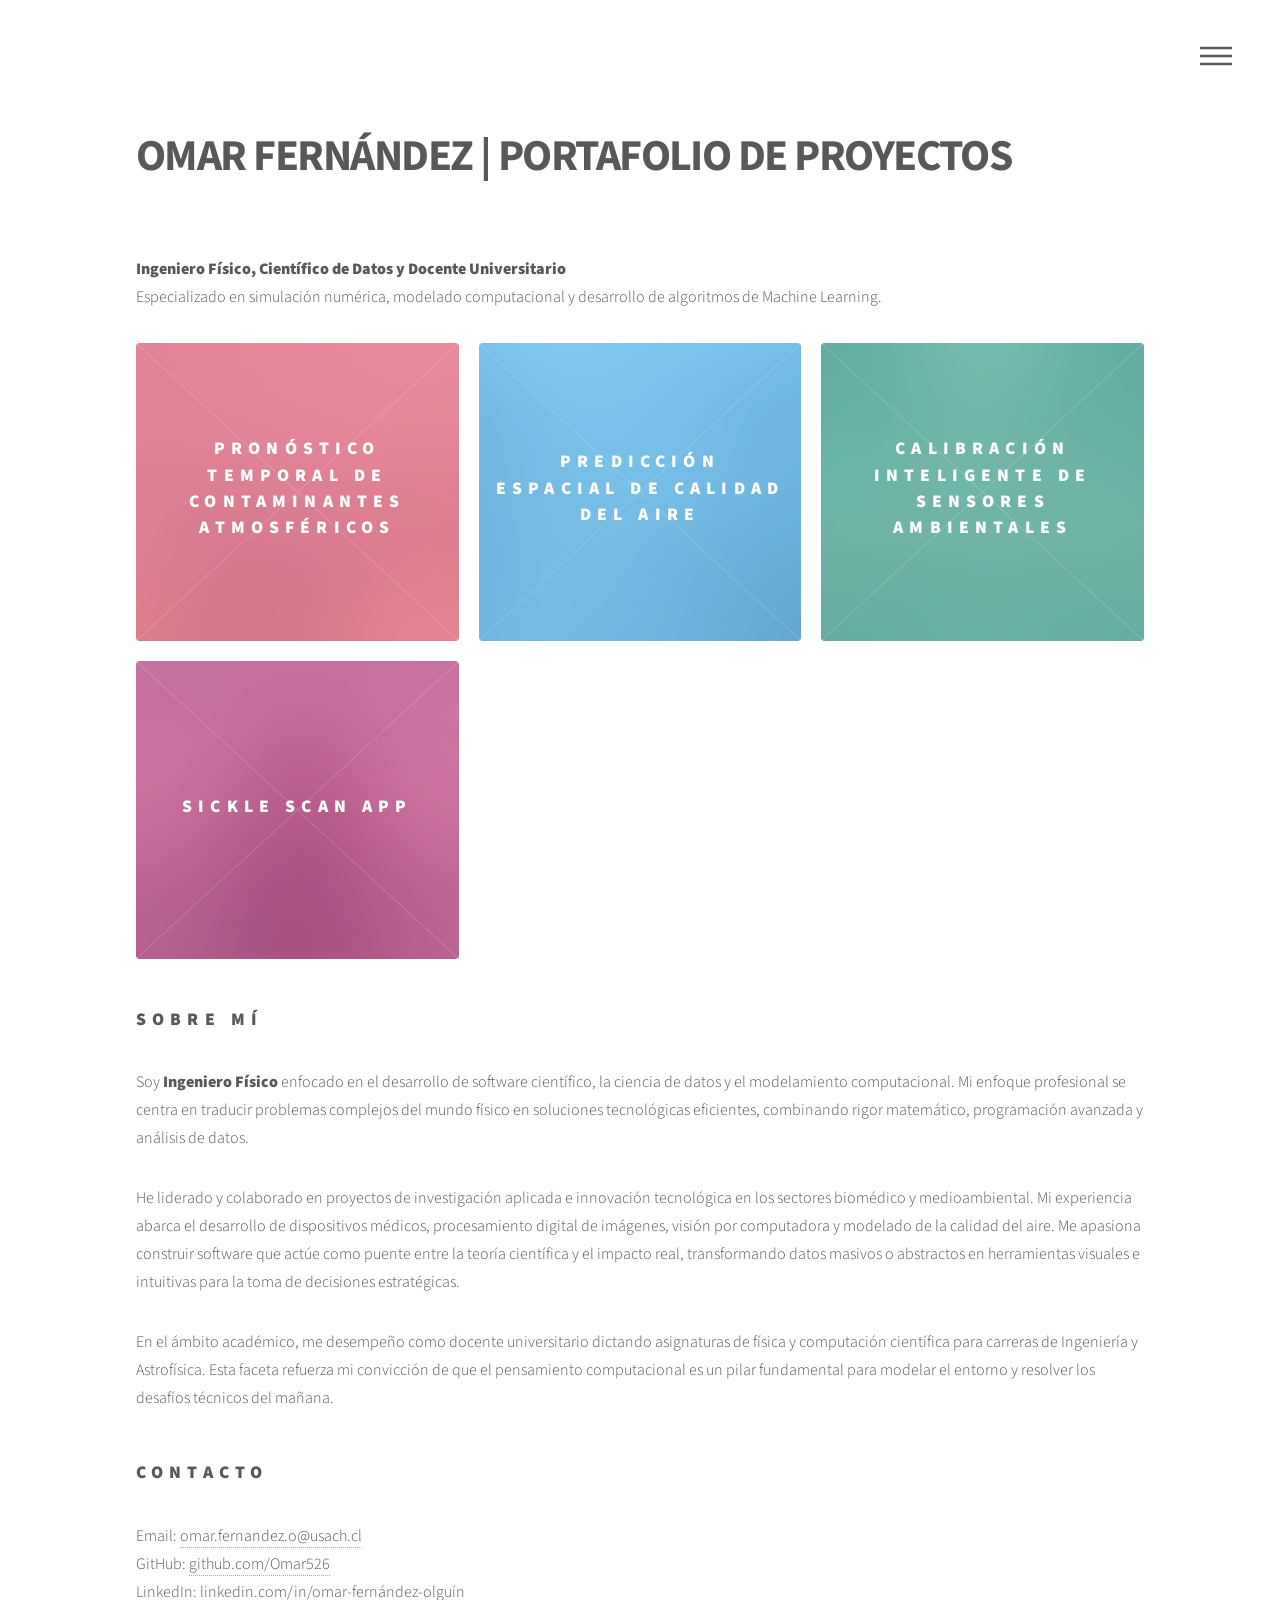
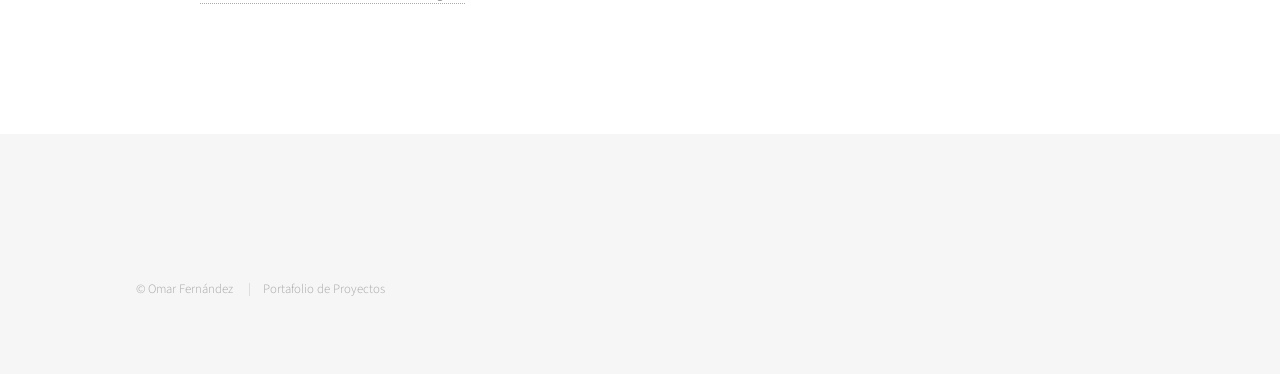
<file: index.html>
<!doctype html>
<html>
  <head>
    <title>Omar Fernández | Portafolio de Proyectos</title>
    <meta charset="utf-8" />
    <meta
      name="viewport"
      content="width=device-width, initial-scale=1, user-scalable=no"
    />
    <link rel="stylesheet" href="assets/css/main.css" />
    <noscript
      ><link rel="stylesheet" href="assets/css/noscript.css"
    /></noscript>
  </head>

  <body class="is-preload">
    <div id="wrapper">
      <header id="header">
        <div class="inner">
          <a href="index.html" class="logo">
            <h1 class="title">Omar Fernández | Portafolio de Proyectos</h1>
          </a>

          <nav>
            <ul>
              <li><a href="#menu">Menu</a></li>
            </ul>
          </nav>
        </div>
      </header>

      <nav id="menu">
        <h2>Menu</h2>
        <ul>
          <li><a href="index.html">Home</a></li>
          <li><a href="#projects">Proyectos</a></li>
          <li><a href="#about">Sobre mí</a></li>
          <li><a href="#contact">Contacto</a></li>
        </ul>
      </nav>

      <div id="main">
        <div class="inner">
          <header>
            <!-- <h1>Omar Fernández</h1> -->
            <p>
              <strong
                >Ingeniero Físico, Científico de Datos y Docente
                Universitario</strong
              ><br />
              Especializado en simulación numérica, modelado computacional y
              desarrollo de algoritmos de Machine Learning.
            </p>
          </header>

          <section class="tiles" id="projects">
            <article class="style1">
              <span class="image">
                <img src="images/portfolio/pic01.jpg" alt="" />
              </span>
              <a href="projects/lstm.html">
                <h2>Pronóstico Temporal de Contaminantes Atmosféricos</h2>
                <div class="content">
                  <p>
                    Modelo de Deep Learning basado en redes LSTM para predecir la
                    concentración de PM2.5 con un horizonte de una hora, a partir de
                    series temporales locales de calidad del aire y variables
                    meteorológicas.
                  </p>
                </div>
              </a>
            </article>

            <article class="style2">
              <span class="image">
                <img src="images/portfolio/pic02.jpg" alt="" />
              </span>
              <a href="projects/kriging.html">
                <h2>Predicción Espacial de Calidad del Aire</h2>
                <div class="content">
                  <p>
                    Implementación de un modelo geoestadístico basado en Kriging
                    para la interpolación y predicción espacial de
                    contaminantes. Diseñado para densificar redes de sensores,
                    identificar hotspots ambientales y estimar concentraciones
                    en zonas no muestreadas.
                  </p>
                </div>
              </a>
            </article>

            <article class="style3">
              <span class="image">
                <img src="images/portfolio/pic03.jpg" alt="" />
              </span>
              <a href="projects/ml-sensors.html">
                <h2>Calibración Inteligente de Sensores Ambientales</h2>
                <div class="content">
                  <p>
                    Sistema avanzado de calibración para redes de monitoreo
                    ambiental. Integra algoritmos de Machine Learning con datos
                    meteorológicos locales para corregir desviaciones y
                    optimizar la precisión de las mediciones.
                  </p>
                </div>
              </a>
            </article>

            <article class="style4">
              <span class="image">
                <img src="images/portfolio/pic04.jpg" alt="" />
              </span>
              <a href="projects/sickle-scan-app.html">
                <h2>Sickle Scan App</h2>
                <div class="content">
                  <p>
                    Aplicación de escritorio desarrollada en Python y PyQt5 para
                    la captura, procesamiento óptico y reconstrucción en tiempo
                    real de hologramas digitales, orientada a la investigación
                    aplicada y soluciones biomédicas.
                  </p>
                </div>
              </a>
            </article>
          </section>

          <section id="about" style="margin-top: 3rem">
            <h2>Sobre mí</h2>
            <p>
              Soy <strong>Ingeniero Físico</strong> enfocado en el desarrollo de
              software científico, la ciencia de datos y el modelamiento
              computacional. Mi enfoque profesional se centra en traducir
              problemas complejos del mundo físico en soluciones tecnológicas
              eficientes, combinando rigor matemático, programación avanzada y
              análisis de datos.
            </p>
            <p>
              He liderado y colaborado en proyectos de investigación aplicada e
              innovación tecnológica en los sectores biomédico y medioambiental.
              Mi experiencia abarca el desarrollo de dispositivos médicos,
              procesamiento digital de imágenes, visión por computadora y
              modelado de la calidad del aire. Me apasiona construir software
              que actúe como puente entre la teoría científica y el impacto
              real, transformando datos masivos o abstractos en herramientas
              visuales e intuitivas para la toma de decisiones estratégicas.
            </p>
            <p>
              En el ámbito académico, me desempeño como docente universitario
              dictando asignaturas de física y computación científica para
              carreras de Ingeniería y Astrofísica. Esta faceta refuerza mi
              convicción de que el pensamiento computacional es un pilar
              fundamental para modelar el entorno y resolver los desafíos
              técnicos del mañana.
            </p>
          </section>

          <section id="contact" style="margin-top: 3rem">
            <h2>Contacto</h2>
            <p>
              Email:
              <a href="mailto:omar.fernandez.o@usach.cl"
                >omar.fernandez.o@usach.cl</a
              ><br />
              GitHub:
              <a href="https://github.com/Omar526" target="_blank"
                >github.com/Omar526</a
              ><br />
              LinkedIn:
              <a
                href="https://www.linkedin.com/in/omar-fern%C3%A1ndez-olgu%C3%ADn-9a2610224"
                target="_blank"
                >linkedin.com/in/omar-fernández-olguín</a
              >
            </p>
          </section>
        </div>
      </div>

      <footer id="footer">
        <div class="inner">
          <ul class="copyright">
            <li>&copy; Omar Fernández</li>
            <li>Portafolio de Proyectos</li>
          </ul>
        </div>
      </footer>
    </div>

    <script src="assets/js/jquery.min.js"></script>
    <script src="assets/js/browser.min.js"></script>
    <script src="assets/js/breakpoints.min.js"></script>
    <script src="assets/js/util.js"></script>
    <script src="assets/js/main.js"></script>
  </body>
</html>
</file>
<file: assets/css/noscript.css>
/*
	Phantom by HTML5 UP
	html5up.net | @ajlkn
	Free for personal and commercial use under the CCA 3.0 license (html5up.net/license)
*/

/* Tiles */

	body.is-preload .tiles article {
		-moz-transform: none;
		-webkit-transform: none;
		-ms-transform: none;
		transform: none;
		opacity: 1;
	}
</file>
<file: assets/css/main.css>
@import url(fontawesome-all.min.css);
@import url("https://fonts.googleapis.com/css?family=Source+Sans+Pro:300,700,900");

/*
	Phantom by HTML5 UP
	html5up.net | @ajlkn
	Free for personal and commercial use under the CCA 3.0 license (html5up.net/license)
*/

html, body, div, span, applet, object,
iframe, h1, h2, h3, h4, h5, h6, p, blockquote,
pre, a, abbr, acronym, address, big, cite,
code, del, dfn, em, img, ins, kbd, q, s, samp,
small, strike, strong, sub, sup, tt, var, b,
u, i, center, dl, dt, dd, ol, ul, li, fieldset,
form, label, legend, table, caption, tbody,
tfoot, thead, tr, th, td, article, aside,
canvas, details, embed, figure, figcaption,
footer, header, hgroup, menu, nav, output, ruby,
section, summary, time, mark, audio, video {
	margin: 0;
	padding: 0;
	border: 0;
	font-size: 100%;
	font: inherit;
	vertical-align: baseline;}

article, aside, details, figcaption, figure,
footer, header, hgroup, menu, nav, section {
	display: block;}

body {
	line-height: 1;
}

ol, ul {
	list-style: none;
}

blockquote, q {
	quotes: none;
}

	blockquote:before, blockquote:after, q:before, q:after {
		content: '';
		content: none;
	}

table {
	border-collapse: collapse;
	border-spacing: 0;
}

body {
	-webkit-text-size-adjust: none;
}

mark {
	background-color: transparent;
	color: inherit;
}

input::-moz-focus-inner {
	border: 0;
	padding: 0;
}

input, select, textarea {
	-moz-appearance: none;
	-webkit-appearance: none;
	-ms-appearance: none;
	appearance: none;
}

/* Basic */

	@-ms-viewport {
		width: device-width;
	}

	body {
		-ms-overflow-style: scrollbar;
	}

	@media screen and (max-width: 480px) {

		html, body {
			min-width: 320px;
		}

	}

	html {
		box-sizing: border-box;
	}

	*, *:before, *:after {
		box-sizing: inherit;
	}

	body {
		background: #ffffff;
	}

		body.is-preload *, body.is-preload *:before, body.is-preload *:after {
			-moz-animation: none !important;
			-webkit-animation: none !important;
			-ms-animation: none !important;
			animation: none !important;
			-moz-transition: none !important;
			-webkit-transition: none !important;
			-ms-transition: none !important;
			transition: none !important;
		}

/* Type */

	body, input, select, textarea {
		color: #585858;
		font-family: "Source Sans Pro", Helvetica, sans-serif;
		font-size: 16pt;
		font-weight: 300;
		line-height: 1.75;
	}

		@media screen and (max-width: 1680px) {

			body, input, select, textarea {
				font-size: 14pt;
			}

		}

		@media screen and (max-width: 1280px) {

			body, input, select, textarea {
				font-size: 12pt;
			}

		}

	a {
		-moz-transition: border-bottom-color 0.2s ease, color 0.2s ease;
		-webkit-transition: border-bottom-color 0.2s ease, color 0.2s ease;
		-ms-transition: border-bottom-color 0.2s ease, color 0.2s ease;
		transition: border-bottom-color 0.2s ease, color 0.2s ease;
		text-decoration: none;
		color: #585858;
		border-bottom: dotted 1px rgba(88, 88, 88, 0.5);
	}

		a:hover {
			border-bottom-color: transparent;
			color: #f2849e !important;
		}

	strong, b {
		font-weight: 900;
	}

	em, i {
		font-style: italic;
	}

	p {
		margin: 0 0 2em 0;
	}

	h1 {
		font-size: 2.75em;
		font-weight: 700;
		line-height: 1.3;
		margin: 0 0 1em 0;
		letter-spacing: -0.035em;
	}

		h1 a {
			color: inherit;
		}

		@media screen and (max-width: 736px) {

			h1 {
				font-size: 2em;
				margin: 0 0 1em 0;
			}

		}

		@media screen and (max-width: 360px) {

			h1 {
				font-size: 1.75em;
			}

		}

	h2, h3, h4, h5, h6 {
		font-weight: 900;
		line-height: 1.5;
		margin: 0 0 2em 0;
		text-transform: uppercase;
		letter-spacing: 0.35em;
	}

		h2 a, h3 a, h4 a, h5 a, h6 a {
			color: inherit;
		}

	h2 {
		font-size: 1.1em;
	}

	h3 {
		font-size: 1em;
	}

	h4 {
		font-size: 0.8em;
	}

	h5 {
		font-size: 0.8em;
	}

	h6 {
		font-size: 0.8em;
	}

	@media screen and (max-width: 980px) {

		h1 br, h2 br, h3 br, h4 br, h5 br, h6 br {
			display: none;
		}

	}

	@media screen and (max-width: 736px) {

		h2 {
			font-size: 1em;
		}

		h3 {
			font-size: 0.8em;
		}

	}

	sub {
		font-size: 0.8em;
		position: relative;
		top: 0.5em;
	}

	sup {
		font-size: 0.8em;
		position: relative;
		top: -0.5em;
	}

	blockquote {
		border-left: solid 4px #c9c9c9;
		font-style: italic;
		margin: 0 0 2em 0;
		padding: 0.5em 0 0.5em 2em;
	}

	code {
		background: rgba(144, 144, 144, 0.075);
		border-radius: 4px;
		border: solid 1px #c9c9c9;
		font-family: "Courier New", monospace;
		font-size: 0.9em;
		margin: 0 0.25em;
		padding: 0.25em 0.65em;
	}

	pre {
		-webkit-overflow-scrolling: touch;
		font-family: "Courier New", monospace;
		font-size: 0.9em;
		margin: 0 0 2em 0;
	}

		pre code {
			display: block;
			line-height: 1.75;
			padding: 1em 1.5em;
			overflow-x: auto;
		}

	hr {
		border: 0;
		border-bottom: solid 1px #c9c9c9;
		margin: 2em 0;
	}

		hr.major {
			margin: 3em 0;
		}

	.align-left {
		text-align: left;
	}

	.align-center {
		text-align: center;
	}

	.align-right {
		text-align: right;
	}

/* Row */

	.row {
		display: flex;
		flex-wrap: wrap;
		box-sizing: border-box;
		align-items: stretch;
	}

		.row > * {
			box-sizing: border-box;
		}

		.row.gtr-uniform > * > :last-child {
			margin-bottom: 0;
		}

		.row.aln-left {
			justify-content: flex-start;
		}

		.row.aln-center {
			justify-content: center;
		}

		.row.aln-right {
			justify-content: flex-end;
		}

		.row.aln-top {
			align-items: flex-start;
		}

		.row.aln-middle {
			align-items: center;
		}

		.row.aln-bottom {
			align-items: flex-end;
		}

		.row > .imp {
			order: -1;
		}

		.row > .col-1 {
			width: 8.33333%;
		}

		.row > .off-1 {
			margin-left: 8.33333%;
		}

		.row > .col-2 {
			width: 16.66667%;
		}

		.row > .off-2 {
			margin-left: 16.66667%;
		}

		.row > .col-3 {
			width: 25%;
		}

		.row > .off-3 {
			margin-left: 25%;
		}

		.row > .col-4 {
			width: 33.33333%;
		}

		.row > .off-4 {
			margin-left: 33.33333%;
		}

		.row > .col-5 {
			width: 41.66667%;
		}

		.row > .off-5 {
			margin-left: 41.66667%;
		}

		.row > .col-6 {
			width: 50%;
		}

		.row > .off-6 {
			margin-left: 50%;
		}

		.row > .col-7 {
			width: 58.33333%;
		}

		.row > .off-7 {
			margin-left: 58.33333%;
		}

		.row > .col-8 {
			width: 66.66667%;
		}

		.row > .off-8 {
			margin-left: 66.66667%;
		}

		.row > .col-9 {
			width: 75%;
		}

		.row > .off-9 {
			margin-left: 75%;
		}

		.row > .col-10 {
			width: 83.33333%;
		}

		.row > .off-10 {
			margin-left: 83.33333%;
		}

		.row > .col-11 {
			width: 91.66667%;
		}

		.row > .off-11 {
			margin-left: 91.66667%;
		}

		.row > .col-12 {
			width: 100%;
		}

		.row > .off-12 {
			margin-left: 100%;
		}

		.row.gtr-0 {
			margin-top: 0;
			margin-left: 0em;
		}

			.row.gtr-0 > * {
				padding: 0 0 0 0em;
			}

			.row.gtr-0.gtr-uniform {
				margin-top: 0em;
			}

				.row.gtr-0.gtr-uniform > * {
					padding-top: 0em;
				}

		.row.gtr-25 {
			margin-top: 0;
			margin-left: -0.5em;
		}

			.row.gtr-25 > * {
				padding: 0 0 0 0.5em;
			}

			.row.gtr-25.gtr-uniform {
				margin-top: -0.5em;
			}

				.row.gtr-25.gtr-uniform > * {
					padding-top: 0.5em;
				}

		.row.gtr-50 {
			margin-top: 0;
			margin-left: -1em;
		}

			.row.gtr-50 > * {
				padding: 0 0 0 1em;
			}

			.row.gtr-50.gtr-uniform {
				margin-top: -1em;
			}

				.row.gtr-50.gtr-uniform > * {
					padding-top: 1em;
				}

		.row {
			margin-top: 0;
			margin-left: -2em;
		}

			.row > * {
				padding: 0 0 0 2em;
			}

			.row.gtr-uniform {
				margin-top: -2em;
			}

				.row.gtr-uniform > * {
					padding-top: 2em;
				}

		.row.gtr-150 {
			margin-top: 0;
			margin-left: -3em;
		}

			.row.gtr-150 > * {
				padding: 0 0 0 3em;
			}

			.row.gtr-150.gtr-uniform {
				margin-top: -3em;
			}

				.row.gtr-150.gtr-uniform > * {
					padding-top: 3em;
				}

		.row.gtr-200 {
			margin-top: 0;
			margin-left: -4em;
		}

			.row.gtr-200 > * {
				padding: 0 0 0 4em;
			}

			.row.gtr-200.gtr-uniform {
				margin-top: -4em;
			}

				.row.gtr-200.gtr-uniform > * {
					padding-top: 4em;
				}

		@media screen and (max-width: 1680px) {

			.row {
				display: flex;
				flex-wrap: wrap;
				box-sizing: border-box;
				align-items: stretch;
			}

				.row > * {
					box-sizing: border-box;
				}

				.row.gtr-uniform > * > :last-child {
					margin-bottom: 0;
				}

				.row.aln-left {
					justify-content: flex-start;
				}

				.row.aln-center {
					justify-content: center;
				}

				.row.aln-right {
					justify-content: flex-end;
				}

				.row.aln-top {
					align-items: flex-start;
				}

				.row.aln-middle {
					align-items: center;
				}

				.row.aln-bottom {
					align-items: flex-end;
				}

				.row > .imp-xlarge {
					order: -1;
				}

				.row > .col-1-xlarge {
					width: 8.33333%;
				}

				.row > .off-1-xlarge {
					margin-left: 8.33333%;
				}

				.row > .col-2-xlarge {
					width: 16.66667%;
				}

				.row > .off-2-xlarge {
					margin-left: 16.66667%;
				}

				.row > .col-3-xlarge {
					width: 25%;
				}

				.row > .off-3-xlarge {
					margin-left: 25%;
				}

				.row > .col-4-xlarge {
					width: 33.33333%;
				}

				.row > .off-4-xlarge {
					margin-left: 33.33333%;
				}

				.row > .col-5-xlarge {
					width: 41.66667%;
				}

				.row > .off-5-xlarge {
					margin-left: 41.66667%;
				}

				.row > .col-6-xlarge {
					width: 50%;
				}

				.row > .off-6-xlarge {
					margin-left: 50%;
				}

				.row > .col-7-xlarge {
					width: 58.33333%;
				}

				.row > .off-7-xlarge {
					margin-left: 58.33333%;
				}

				.row > .col-8-xlarge {
					width: 66.66667%;
				}

				.row > .off-8-xlarge {
					margin-left: 66.66667%;
				}

				.row > .col-9-xlarge {
					width: 75%;
				}

				.row > .off-9-xlarge {
					margin-left: 75%;
				}

				.row > .col-10-xlarge {
					width: 83.33333%;
				}

				.row > .off-10-xlarge {
					margin-left: 83.33333%;
				}

				.row > .col-11-xlarge {
					width: 91.66667%;
				}

				.row > .off-11-xlarge {
					margin-left: 91.66667%;
				}

				.row > .col-12-xlarge {
					width: 100%;
				}

				.row > .off-12-xlarge {
					margin-left: 100%;
				}

				.row.gtr-0 {
					margin-top: 0;
					margin-left: 0em;
				}

					.row.gtr-0 > * {
						padding: 0 0 0 0em;
					}

					.row.gtr-0.gtr-uniform {
						margin-top: 0em;
					}

						.row.gtr-0.gtr-uniform > * {
							padding-top: 0em;
						}

				.row.gtr-25 {
					margin-top: 0;
					margin-left: -0.5em;
				}

					.row.gtr-25 > * {
						padding: 0 0 0 0.5em;
					}

					.row.gtr-25.gtr-uniform {
						margin-top: -0.5em;
					}

						.row.gtr-25.gtr-uniform > * {
							padding-top: 0.5em;
						}

				.row.gtr-50 {
					margin-top: 0;
					margin-left: -1em;
				}

					.row.gtr-50 > * {
						padding: 0 0 0 1em;
					}

					.row.gtr-50.gtr-uniform {
						margin-top: -1em;
					}

						.row.gtr-50.gtr-uniform > * {
							padding-top: 1em;
						}

				.row {
					margin-top: 0;
					margin-left: -2em;
				}

					.row > * {
						padding: 0 0 0 2em;
					}

					.row.gtr-uniform {
						margin-top: -2em;
					}

						.row.gtr-uniform > * {
							padding-top: 2em;
						}

				.row.gtr-150 {
					margin-top: 0;
					margin-left: -3em;
				}

					.row.gtr-150 > * {
						padding: 0 0 0 3em;
					}

					.row.gtr-150.gtr-uniform {
						margin-top: -3em;
					}

						.row.gtr-150.gtr-uniform > * {
							padding-top: 3em;
						}

				.row.gtr-200 {
					margin-top: 0;
					margin-left: -4em;
				}

					.row.gtr-200 > * {
						padding: 0 0 0 4em;
					}

					.row.gtr-200.gtr-uniform {
						margin-top: -4em;
					}

						.row.gtr-200.gtr-uniform > * {
							padding-top: 4em;
						}

		}

		@media screen and (max-width: 1280px) {

			.row {
				display: flex;
				flex-wrap: wrap;
				box-sizing: border-box;
				align-items: stretch;
			}

				.row > * {
					box-sizing: border-box;
				}

				.row.gtr-uniform > * > :last-child {
					margin-bottom: 0;
				}

				.row.aln-left {
					justify-content: flex-start;
				}

				.row.aln-center {
					justify-content: center;
				}

				.row.aln-right {
					justify-content: flex-end;
				}

				.row.aln-top {
					align-items: flex-start;
				}

				.row.aln-middle {
					align-items: center;
				}

				.row.aln-bottom {
					align-items: flex-end;
				}

				.row > .imp-large {
					order: -1;
				}

				.row > .col-1-large {
					width: 8.33333%;
				}

				.row > .off-1-large {
					margin-left: 8.33333%;
				}

				.row > .col-2-large {
					width: 16.66667%;
				}

				.row > .off-2-large {
					margin-left: 16.66667%;
				}

				.row > .col-3-large {
					width: 25%;
				}

				.row > .off-3-large {
					margin-left: 25%;
				}

				.row > .col-4-large {
					width: 33.33333%;
				}

				.row > .off-4-large {
					margin-left: 33.33333%;
				}

				.row > .col-5-large {
					width: 41.66667%;
				}

				.row > .off-5-large {
					margin-left: 41.66667%;
				}

				.row > .col-6-large {
					width: 50%;
				}

				.row > .off-6-large {
					margin-left: 50%;
				}

				.row > .col-7-large {
					width: 58.33333%;
				}

				.row > .off-7-large {
					margin-left: 58.33333%;
				}

				.row > .col-8-large {
					width: 66.66667%;
				}

				.row > .off-8-large {
					margin-left: 66.66667%;
				}

				.row > .col-9-large {
					width: 75%;
				}

				.row > .off-9-large {
					margin-left: 75%;
				}

				.row > .col-10-large {
					width: 83.33333%;
				}

				.row > .off-10-large {
					margin-left: 83.33333%;
				}

				.row > .col-11-large {
					width: 91.66667%;
				}

				.row > .off-11-large {
					margin-left: 91.66667%;
				}

				.row > .col-12-large {
					width: 100%;
				}

				.row > .off-12-large {
					margin-left: 100%;
				}

				.row.gtr-0 {
					margin-top: 0;
					margin-left: 0em;
				}

					.row.gtr-0 > * {
						padding: 0 0 0 0em;
					}

					.row.gtr-0.gtr-uniform {
						margin-top: 0em;
					}

						.row.gtr-0.gtr-uniform > * {
							padding-top: 0em;
						}

				.row.gtr-25 {
					margin-top: 0;
					margin-left: -0.5em;
				}

					.row.gtr-25 > * {
						padding: 0 0 0 0.5em;
					}

					.row.gtr-25.gtr-uniform {
						margin-top: -0.5em;
					}

						.row.gtr-25.gtr-uniform > * {
							padding-top: 0.5em;
						}

				.row.gtr-50 {
					margin-top: 0;
					margin-left: -1em;
				}

					.row.gtr-50 > * {
						padding: 0 0 0 1em;
					}

					.row.gtr-50.gtr-uniform {
						margin-top: -1em;
					}

						.row.gtr-50.gtr-uniform > * {
							padding-top: 1em;
						}

				.row {
					margin-top: 0;
					margin-left: -2em;
				}

					.row > * {
						padding: 0 0 0 2em;
					}

					.row.gtr-uniform {
						margin-top: -2em;
					}

						.row.gtr-uniform > * {
							padding-top: 2em;
						}

				.row.gtr-150 {
					margin-top: 0;
					margin-left: -3em;
				}

					.row.gtr-150 > * {
						padding: 0 0 0 3em;
					}

					.row.gtr-150.gtr-uniform {
						margin-top: -3em;
					}

						.row.gtr-150.gtr-uniform > * {
							padding-top: 3em;
						}

				.row.gtr-200 {
					margin-top: 0;
					margin-left: -4em;
				}

					.row.gtr-200 > * {
						padding: 0 0 0 4em;
					}

					.row.gtr-200.gtr-uniform {
						margin-top: -4em;
					}

						.row.gtr-200.gtr-uniform > * {
							padding-top: 4em;
						}

		}

		@media screen and (max-width: 980px) {

			.row {
				display: flex;
				flex-wrap: wrap;
				box-sizing: border-box;
				align-items: stretch;
			}

				.row > * {
					box-sizing: border-box;
				}

				.row.gtr-uniform > * > :last-child {
					margin-bottom: 0;
				}

				.row.aln-left {
					justify-content: flex-start;
				}

				.row.aln-center {
					justify-content: center;
				}

				.row.aln-right {
					justify-content: flex-end;
				}

				.row.aln-top {
					align-items: flex-start;
				}

				.row.aln-middle {
					align-items: center;
				}

				.row.aln-bottom {
					align-items: flex-end;
				}

				.row > .imp-medium {
					order: -1;
				}

				.row > .col-1-medium {
					width: 8.33333%;
				}

				.row > .off-1-medium {
					margin-left: 8.33333%;
				}

				.row > .col-2-medium {
					width: 16.66667%;
				}

				.row > .off-2-medium {
					margin-left: 16.66667%;
				}

				.row > .col-3-medium {
					width: 25%;
				}

				.row > .off-3-medium {
					margin-left: 25%;
				}

				.row > .col-4-medium {
					width: 33.33333%;
				}

				.row > .off-4-medium {
					margin-left: 33.33333%;
				}

				.row > .col-5-medium {
					width: 41.66667%;
				}

				.row > .off-5-medium {
					margin-left: 41.66667%;
				}

				.row > .col-6-medium {
					width: 50%;
				}

				.row > .off-6-medium {
					margin-left: 50%;
				}

				.row > .col-7-medium {
					width: 58.33333%;
				}

				.row > .off-7-medium {
					margin-left: 58.33333%;
				}

				.row > .col-8-medium {
					width: 66.66667%;
				}

				.row > .off-8-medium {
					margin-left: 66.66667%;
				}

				.row > .col-9-medium {
					width: 75%;
				}

				.row > .off-9-medium {
					margin-left: 75%;
				}

				.row > .col-10-medium {
					width: 83.33333%;
				}

				.row > .off-10-medium {
					margin-left: 83.33333%;
				}

				.row > .col-11-medium {
					width: 91.66667%;
				}

				.row > .off-11-medium {
					margin-left: 91.66667%;
				}

				.row > .col-12-medium {
					width: 100%;
				}

				.row > .off-12-medium {
					margin-left: 100%;
				}

				.row.gtr-0 {
					margin-top: 0;
					margin-left: 0em;
				}

					.row.gtr-0 > * {
						padding: 0 0 0 0em;
					}

					.row.gtr-0.gtr-uniform {
						margin-top: 0em;
					}

						.row.gtr-0.gtr-uniform > * {
							padding-top: 0em;
						}

				.row.gtr-25 {
					margin-top: 0;
					margin-left: -0.375em;
				}

					.row.gtr-25 > * {
						padding: 0 0 0 0.375em;
					}

					.row.gtr-25.gtr-uniform {
						margin-top: -0.375em;
					}

						.row.gtr-25.gtr-uniform > * {
							padding-top: 0.375em;
						}

				.row.gtr-50 {
					margin-top: 0;
					margin-left: -0.75em;
				}

					.row.gtr-50 > * {
						padding: 0 0 0 0.75em;
					}

					.row.gtr-50.gtr-uniform {
						margin-top: -0.75em;
					}

						.row.gtr-50.gtr-uniform > * {
							padding-top: 0.75em;
						}

				.row {
					margin-top: 0;
					margin-left: -1.5em;
				}

					.row > * {
						padding: 0 0 0 1.5em;
					}

					.row.gtr-uniform {
						margin-top: -1.5em;
					}

						.row.gtr-uniform > * {
							padding-top: 1.5em;
						}

				.row.gtr-150 {
					margin-top: 0;
					margin-left: -2.25em;
				}

					.row.gtr-150 > * {
						padding: 0 0 0 2.25em;
					}

					.row.gtr-150.gtr-uniform {
						margin-top: -2.25em;
					}

						.row.gtr-150.gtr-uniform > * {
							padding-top: 2.25em;
						}

				.row.gtr-200 {
					margin-top: 0;
					margin-left: -3em;
				}

					.row.gtr-200 > * {
						padding: 0 0 0 3em;
					}

					.row.gtr-200.gtr-uniform {
						margin-top: -3em;
					}

						.row.gtr-200.gtr-uniform > * {
							padding-top: 3em;
						}

		}

		@media screen and (max-width: 736px) {

			.row {
				display: flex;
				flex-wrap: wrap;
				box-sizing: border-box;
				align-items: stretch;
			}

				.row > * {
					box-sizing: border-box;
				}

				.row.gtr-uniform > * > :last-child {
					margin-bottom: 0;
				}

				.row.aln-left {
					justify-content: flex-start;
				}

				.row.aln-center {
					justify-content: center;
				}

				.row.aln-right {
					justify-content: flex-end;
				}

				.row.aln-top {
					align-items: flex-start;
				}

				.row.aln-middle {
					align-items: center;
				}

				.row.aln-bottom {
					align-items: flex-end;
				}

				.row > .imp-small {
					order: -1;
				}

				.row > .col-1-small {
					width: 8.33333%;
				}

				.row > .off-1-small {
					margin-left: 8.33333%;
				}

				.row > .col-2-small {
					width: 16.66667%;
				}

				.row > .off-2-small {
					margin-left: 16.66667%;
				}

				.row > .col-3-small {
					width: 25%;
				}

				.row > .off-3-small {
					margin-left: 25%;
				}

				.row > .col-4-small {
					width: 33.33333%;
				}

				.row > .off-4-small {
					margin-left: 33.33333%;
				}

				.row > .col-5-small {
					width: 41.66667%;
				}

				.row > .off-5-small {
					margin-left: 41.66667%;
				}

				.row > .col-6-small {
					width: 50%;
				}

				.row > .off-6-small {
					margin-left: 50%;
				}

				.row > .col-7-small {
					width: 58.33333%;
				}

				.row > .off-7-small {
					margin-left: 58.33333%;
				}

				.row > .col-8-small {
					width: 66.66667%;
				}

				.row > .off-8-small {
					margin-left: 66.66667%;
				}

				.row > .col-9-small {
					width: 75%;
				}

				.row > .off-9-small {
					margin-left: 75%;
				}

				.row > .col-10-small {
					width: 83.33333%;
				}

				.row > .off-10-small {
					margin-left: 83.33333%;
				}

				.row > .col-11-small {
					width: 91.66667%;
				}

				.row > .off-11-small {
					margin-left: 91.66667%;
				}

				.row > .col-12-small {
					width: 100%;
				}

				.row > .off-12-small {
					margin-left: 100%;
				}

				.row.gtr-0 {
					margin-top: 0;
					margin-left: 0em;
				}

					.row.gtr-0 > * {
						padding: 0 0 0 0em;
					}

					.row.gtr-0.gtr-uniform {
						margin-top: 0em;
					}

						.row.gtr-0.gtr-uniform > * {
							padding-top: 0em;
						}

				.row.gtr-25 {
					margin-top: 0;
					margin-left: -0.25em;
				}

					.row.gtr-25 > * {
						padding: 0 0 0 0.25em;
					}

					.row.gtr-25.gtr-uniform {
						margin-top: -0.25em;
					}

						.row.gtr-25.gtr-uniform > * {
							padding-top: 0.25em;
						}

				.row.gtr-50 {
					margin-top: 0;
					margin-left: -0.5em;
				}

					.row.gtr-50 > * {
						padding: 0 0 0 0.5em;
					}

					.row.gtr-50.gtr-uniform {
						margin-top: -0.5em;
					}

						.row.gtr-50.gtr-uniform > * {
							padding-top: 0.5em;
						}

				.row {
					margin-top: 0;
					margin-left: -1em;
				}

					.row > * {
						padding: 0 0 0 1em;
					}

					.row.gtr-uniform {
						margin-top: -1em;
					}

						.row.gtr-uniform > * {
							padding-top: 1em;
						}

				.row.gtr-150 {
					margin-top: 0;
					margin-left: -1.5em;
				}

					.row.gtr-150 > * {
						padding: 0 0 0 1.5em;
					}

					.row.gtr-150.gtr-uniform {
						margin-top: -1.5em;
					}

						.row.gtr-150.gtr-uniform > * {
							padding-top: 1.5em;
						}

				.row.gtr-200 {
					margin-top: 0;
					margin-left: -2em;
				}

					.row.gtr-200 > * {
						padding: 0 0 0 2em;
					}

					.row.gtr-200.gtr-uniform {
						margin-top: -2em;
					}

						.row.gtr-200.gtr-uniform > * {
							padding-top: 2em;
						}

		}

		@media screen and (max-width: 480px) {

			.row {
				display: flex;
				flex-wrap: wrap;
				box-sizing: border-box;
				align-items: stretch;
			}

				.row > * {
					box-sizing: border-box;
				}

				.row.gtr-uniform > * > :last-child {
					margin-bottom: 0;
				}

				.row.aln-left {
					justify-content: flex-start;
				}

				.row.aln-center {
					justify-content: center;
				}

				.row.aln-right {
					justify-content: flex-end;
				}

				.row.aln-top {
					align-items: flex-start;
				}

				.row.aln-middle {
					align-items: center;
				}

				.row.aln-bottom {
					align-items: flex-end;
				}

				.row > .imp-xsmall {
					order: -1;
				}

				.row > .col-1-xsmall {
					width: 8.33333%;
				}

				.row > .off-1-xsmall {
					margin-left: 8.33333%;
				}

				.row > .col-2-xsmall {
					width: 16.66667%;
				}

				.row > .off-2-xsmall {
					margin-left: 16.66667%;
				}

				.row > .col-3-xsmall {
					width: 25%;
				}

				.row > .off-3-xsmall {
					margin-left: 25%;
				}

				.row > .col-4-xsmall {
					width: 33.33333%;
				}

				.row > .off-4-xsmall {
					margin-left: 33.33333%;
				}

				.row > .col-5-xsmall {
					width: 41.66667%;
				}

				.row > .off-5-xsmall {
					margin-left: 41.66667%;
				}

				.row > .col-6-xsmall {
					width: 50%;
				}

				.row > .off-6-xsmall {
					margin-left: 50%;
				}

				.row > .col-7-xsmall {
					width: 58.33333%;
				}

				.row > .off-7-xsmall {
					margin-left: 58.33333%;
				}

				.row > .col-8-xsmall {
					width: 66.66667%;
				}

				.row > .off-8-xsmall {
					margin-left: 66.66667%;
				}

				.row > .col-9-xsmall {
					width: 75%;
				}

				.row > .off-9-xsmall {
					margin-left: 75%;
				}

				.row > .col-10-xsmall {
					width: 83.33333%;
				}

				.row > .off-10-xsmall {
					margin-left: 83.33333%;
				}

				.row > .col-11-xsmall {
					width: 91.66667%;
				}

				.row > .off-11-xsmall {
					margin-left: 91.66667%;
				}

				.row > .col-12-xsmall {
					width: 100%;
				}

				.row > .off-12-xsmall {
					margin-left: 100%;
				}

				.row.gtr-0 {
					margin-top: 0;
					margin-left: 0em;
				}

					.row.gtr-0 > * {
						padding: 0 0 0 0em;
					}

					.row.gtr-0.gtr-uniform {
						margin-top: 0em;
					}

						.row.gtr-0.gtr-uniform > * {
							padding-top: 0em;
						}

				.row.gtr-25 {
					margin-top: 0;
					margin-left: -0.25em;
				}

					.row.gtr-25 > * {
						padding: 0 0 0 0.25em;
					}

					.row.gtr-25.gtr-uniform {
						margin-top: -0.25em;
					}

						.row.gtr-25.gtr-uniform > * {
							padding-top: 0.25em;
						}

				.row.gtr-50 {
					margin-top: 0;
					margin-left: -0.5em;
				}

					.row.gtr-50 > * {
						padding: 0 0 0 0.5em;
					}

					.row.gtr-50.gtr-uniform {
						margin-top: -0.5em;
					}

						.row.gtr-50.gtr-uniform > * {
							padding-top: 0.5em;
						}

				.row {
					margin-top: 0;
					margin-left: -1em;
				}

					.row > * {
						padding: 0 0 0 1em;
					}

					.row.gtr-uniform {
						margin-top: -1em;
					}

						.row.gtr-uniform > * {
							padding-top: 1em;
						}

				.row.gtr-150 {
					margin-top: 0;
					margin-left: -1.5em;
				}

					.row.gtr-150 > * {
						padding: 0 0 0 1.5em;
					}

					.row.gtr-150.gtr-uniform {
						margin-top: -1.5em;
					}

						.row.gtr-150.gtr-uniform > * {
							padding-top: 1.5em;
						}

				.row.gtr-200 {
					margin-top: 0;
					margin-left: -2em;
				}

					.row.gtr-200 > * {
						padding: 0 0 0 2em;
					}

					.row.gtr-200.gtr-uniform {
						margin-top: -2em;
					}

						.row.gtr-200.gtr-uniform > * {
							padding-top: 2em;
						}

		}

/* Section/Article */

	section.special, article.special {
		text-align: center;
	}

	header p {
		margin-top: -1em;
	}

	@media screen and (max-width: 736px) {

		header p {
			margin-top: 0;
		}

	}

/* Icon */

	.icon {
		text-decoration: none;
		border-bottom: none;
		position: relative;
	}

		.icon:before {
			-moz-osx-font-smoothing: grayscale;
			-webkit-font-smoothing: antialiased;
			display: inline-block;
			font-style: normal;
			font-variant: normal;
			text-rendering: auto;
			line-height: 1;
			text-transform: none !important;
			font-family: 'Font Awesome 5 Free';
			font-weight: 400;
		}

		.icon > .label {
			display: none;
		}

		.icon:before {
			line-height: inherit;
		}

		.icon.solid:before {
			font-weight: 900;
		}

		.icon.brands:before {
			font-family: 'Font Awesome 5 Brands';
		}

		.icon.style2 {
			-moz-transition: background-color 0.2s ease-in-out, color 0.2s ease-in-out, border-color 0.2s ease-in-out;
			-webkit-transition: background-color 0.2s ease-in-out, color 0.2s ease-in-out, border-color 0.2s ease-in-out;
			-ms-transition: background-color 0.2s ease-in-out, color 0.2s ease-in-out, border-color 0.2s ease-in-out;
			transition: background-color 0.2s ease-in-out, color 0.2s ease-in-out, border-color 0.2s ease-in-out;
			background-color: transparent;
			border: solid 1px #c9c9c9;
			border-radius: 4px;
			width: 2.65em;
			height: 2.65em;
			display: inline-block;
			text-align: center;
			line-height: 2.65em;
			color: inherit;
		}

			.icon.style2:before {
				font-size: 1.1em;
			}

			.icon.style2:hover {
				color: #f2849e;
				border-color: #f2849e;
			}

			.icon.style2:active {
				background-color: rgba(242, 132, 158, 0.1);
			}

/* List */

	ol {
		list-style: decimal;
		margin: 0 0 2em 0;
		padding-left: 1.25em;
	}

		ol li {
			padding-left: 0.25em;
		}

	ul {
		list-style: disc;
		margin: 0 0 2em 0;
		padding-left: 1em;
	}

		ul li {
			padding-left: 0.5em;
		}

		ul.alt {
			list-style: none;
			padding-left: 0;
		}

			ul.alt li {
				border-top: solid 1px #c9c9c9;
				padding: 0.5em 0;
			}

				ul.alt li:first-child {
					border-top: 0;
					padding-top: 0;
				}

	dl {
		margin: 0 0 2em 0;
	}

		dl dt {
			display: block;
			font-weight: 900;
			margin: 0 0 1em 0;
		}

		dl dd {
			margin-left: 2em;
		}

/* Actions */

	ul.actions {
		display: -moz-flex;
		display: -webkit-flex;
		display: -ms-flex;
		display: flex;
		cursor: default;
		list-style: none;
		margin-left: -1em;
		padding-left: 0;
	}

		ul.actions li {
			padding: 0 0 0 1em;
			vertical-align: middle;
		}

		ul.actions.special {
			-moz-justify-content: center;
			-webkit-justify-content: center;
			-ms-justify-content: center;
			justify-content: center;
			width: 100%;
			margin-left: 0;
		}

			ul.actions.special li:first-child {
				padding-left: 0;
			}

		ul.actions.stacked {
			-moz-flex-direction: column;
			-webkit-flex-direction: column;
			-ms-flex-direction: column;
			flex-direction: column;
			margin-left: 0;
		}

			ul.actions.stacked li {
				padding: 1.3em 0 0 0;
			}

				ul.actions.stacked li:first-child {
					padding-top: 0;
				}

		ul.actions.fit {
			width: calc(100% + 1em);
		}

			ul.actions.fit li {
				-moz-flex-grow: 1;
				-webkit-flex-grow: 1;
				-ms-flex-grow: 1;
				flex-grow: 1;
				-moz-flex-shrink: 1;
				-webkit-flex-shrink: 1;
				-ms-flex-shrink: 1;
				flex-shrink: 1;
				width: 100%;
			}

				ul.actions.fit li > * {
					width: 100%;
				}

			ul.actions.fit.stacked {
				width: 100%;
			}

		@media screen and (max-width: 480px) {

			ul.actions:not(.fixed) {
				-moz-flex-direction: column;
				-webkit-flex-direction: column;
				-ms-flex-direction: column;
				flex-direction: column;
				margin-left: 0;
				width: 100% !important;
			}

				ul.actions:not(.fixed) li {
					-moz-flex-grow: 1;
					-webkit-flex-grow: 1;
					-ms-flex-grow: 1;
					flex-grow: 1;
					-moz-flex-shrink: 1;
					-webkit-flex-shrink: 1;
					-ms-flex-shrink: 1;
					flex-shrink: 1;
					padding: 1em 0 0 0;
					text-align: center;
					width: 100%;
				}

					ul.actions:not(.fixed) li > * {
						width: 100%;
					}

					ul.actions:not(.fixed) li:first-child {
						padding-top: 0;
					}

					ul.actions:not(.fixed) li input[type="submit"],
					ul.actions:not(.fixed) li input[type="reset"],
					ul.actions:not(.fixed) li input[type="button"],
					ul.actions:not(.fixed) li button,
					ul.actions:not(.fixed) li .button {
						width: 100%;
					}

						ul.actions:not(.fixed) li input[type="submit"].icon:before,
						ul.actions:not(.fixed) li input[type="reset"].icon:before,
						ul.actions:not(.fixed) li input[type="button"].icon:before,
						ul.actions:not(.fixed) li button.icon:before,
						ul.actions:not(.fixed) li .button.icon:before {
							margin-left: -0.5rem;
						}

		}

/* Icons */

	ul.icons {
		cursor: default;
		list-style: none;
		padding-left: 0;
		margin: -1em 0 2em -1em;
	}

		ul.icons li {
			display: inline-block;
			padding: 1em 0 0 1em;
		}

/* Form */

	form {
		margin: 0 0 2em 0;
		overflow-x: hidden;
	}

		form > :last-child {
			margin-bottom: 0;
		}

		form > .fields {
			display: -moz-flex;
			display: -webkit-flex;
			display: -ms-flex;
			display: flex;
			-moz-flex-wrap: wrap;
			-webkit-flex-wrap: wrap;
			-ms-flex-wrap: wrap;
			flex-wrap: wrap;
			width: calc(100% + 3em);
			margin: -1.5em 0 2em -1.5em;
		}

			form > .fields > .field {
				-moz-flex-grow: 0;
				-webkit-flex-grow: 0;
				-ms-flex-grow: 0;
				flex-grow: 0;
				-moz-flex-shrink: 0;
				-webkit-flex-shrink: 0;
				-ms-flex-shrink: 0;
				flex-shrink: 0;
				padding: 1.5em 0 0 1.5em;
				width: calc(100% - 1.5em);
			}

				form > .fields > .field.half {
					width: calc(50% - 0.75em);
				}

				form > .fields > .field.third {
					width: calc(100%/3 - 0.5em);
				}

				form > .fields > .field.quarter {
					width: calc(25% - 0.375em);
				}

		@media screen and (max-width: 480px) {

			form > .fields {
				width: calc(100% + 3em);
				margin: -1.5em 0 2em -1.5em;
			}

				form > .fields > .field {
					padding: 1.5em 0 0 1.5em;
					width: calc(100% - 1.5em);
				}

					form > .fields > .field.half {
						width: calc(100% - 1.5em);
					}

					form > .fields > .field.third {
						width: calc(100% - 1.5em);
					}

					form > .fields > .field.quarter {
						width: calc(100% - 1.5em);
					}

		}

	label {
		display: block;
		font-size: 0.9em;
		font-weight: 900;
		margin: 0 0 1em 0;
	}

	input[type="text"],
	input[type="password"],
	input[type="email"],
	input[type="tel"],
	select,
	textarea {
		-moz-appearance: none;
		-webkit-appearance: none;
		-ms-appearance: none;
		appearance: none;
		background-color: transparent;
		border: none;
		border-radius: 0;
		border-bottom: solid 1px #c9c9c9;
		color: inherit;
		display: block;
		outline: 0;
		padding: 0;
		text-decoration: none;
		width: 100%;
	}

		input[type="text"]:invalid,
		input[type="password"]:invalid,
		input[type="email"]:invalid,
		input[type="tel"]:invalid,
		select:invalid,
		textarea:invalid {
			box-shadow: none;
		}

		input[type="text"]:focus,
		input[type="password"]:focus,
		input[type="email"]:focus,
		input[type="tel"]:focus,
		select:focus,
		textarea:focus {
			border-bottom-color: #f2849e;
			box-shadow: inset 0 -1px 0 0 #f2849e;
		}

	select {
		background-image: url("data:image/svg+xml;charset=utf8,%3Csvg xmlns='http://www.w3.org/2000/svg' width='40' height='40' preserveAspectRatio='none' viewBox='0 0 40 40'%3E%3Cpath d='M9.4,12.3l10.4,10.4l10.4-10.4c0.2-0.2,0.5-0.4,0.9-0.4c0.3,0,0.6,0.1,0.9,0.4l3.3,3.3c0.2,0.2,0.4,0.5,0.4,0.9 c0,0.4-0.1,0.6-0.4,0.9L20.7,31.9c-0.2,0.2-0.5,0.4-0.9,0.4c-0.3,0-0.6-0.1-0.9-0.4L4.3,17.3c-0.2-0.2-0.4-0.5-0.4-0.9 c0-0.4,0.1-0.6,0.4-0.9l3.3-3.3c0.2-0.2,0.5-0.4,0.9-0.4S9.1,12.1,9.4,12.3z' fill='%23c9c9c9' /%3E%3C/svg%3E");
		background-size: 1.25rem;
		background-repeat: no-repeat;
		background-position: calc(100% - 1rem) center;
		height: 3em;
		padding-right: 3em;
		text-overflow: ellipsis;
	}

		select option {
			background: #ffffff;
		}

		select:focus::-ms-value {
			background-color: transparent;
		}

		select::-ms-expand {
			display: none;
		}

	input[type="text"],
	input[type="password"],
	input[type="email"],
	select {
		height: 3em;
	}

	textarea {
		padding: 0;
		min-height: 3.75em;
	}

	input[type="checkbox"],
	input[type="radio"] {
		-moz-appearance: none;
		-webkit-appearance: none;
		-ms-appearance: none;
		appearance: none;
		display: block;
		float: left;
		margin-right: -2em;
		opacity: 0;
		width: 1em;
		z-index: -1;
	}

		input[type="checkbox"] + label,
		input[type="radio"] + label {
			text-decoration: none;
			color: #585858;
			cursor: pointer;
			display: inline-block;
			font-size: 1em;
			font-weight: 300;
			padding-left: 2.55em;
			padding-right: 0.75em;
			position: relative;
		}

			input[type="checkbox"] + label:before,
			input[type="radio"] + label:before {
				-moz-osx-font-smoothing: grayscale;
				-webkit-font-smoothing: antialiased;
				display: inline-block;
				font-style: normal;
				font-variant: normal;
				text-rendering: auto;
				line-height: 1;
				text-transform: none !important;
				font-family: 'Font Awesome 5 Free';
				font-weight: 900;
			}

			input[type="checkbox"] + label:before,
			input[type="radio"] + label:before {
				border-radius: 4px;
				border: solid 1px #c9c9c9;
				content: '';
				display: inline-block;
				font-size: 0.8em;
				height: 2.25em;
				left: 0;
				line-height: 2.25em;
				position: absolute;
				text-align: center;
				top: 0;
				width: 2.25em;
			}

		input[type="checkbox"]:checked + label:before,
		input[type="radio"]:checked + label:before {
			background: #585858;
			border-color: #585858;
			color: #ffffff;
			content: '\f00c';
		}

		input[type="checkbox"]:focus + label:before,
		input[type="radio"]:focus + label:before {
			border-color: #f2849e;
			box-shadow: 0 0 0 1px #f2849e;
		}

	input[type="checkbox"] + label:before {
		border-radius: 4px;
	}

	input[type="radio"] + label:before {
		border-radius: 100%;
	}

/* Box */

	.box {
		border-radius: 4px;
		border: solid 1px #c9c9c9;
		margin-bottom: 2em;
		padding: 1.5em;
	}

		.box > :last-child,
		.box > :last-child > :last-child,
		.box > :last-child > :last-child > :last-child {
			margin-bottom: 0;
		}

		.box.alt {
			border: 0;
			border-radius: 0;
			padding: 0;
		}

/* Image */

	.image {
		border-radius: 4px;
		border: 0;
		display: inline-block;
		position: relative;
	}

		.image img {
			border-radius: 4px;
			display: block;
		}

		.image.left, .image.right {
			max-width: 40%;
		}

			.image.left img, .image.right img {
				width: 100%;
			}

		.image.left {
			float: left;
			padding: 0 1.5em 1em 0;
			top: 0.25em;
		}

		.image.right {
			float: right;
			padding: 0 0 1em 1.5em;
			top: 0.25em;
		}

		.image.fit {
			display: block;
			margin: 0 0 2em 0;
			width: 100%;
		}

			.image.fit img {
				width: 100%;
			}

		.image.main {
			display: block;
			margin: 0 0 3em 0;
			width: 100%;
		}

			.image.main img {
				width: 100%;
			}

			@media screen and (max-width: 736px) {

				.image.main {
					margin: 0 0 2em 0;
				}

			}

/* Table */

	.table-wrapper {
		-webkit-overflow-scrolling: touch;
		overflow-x: auto;
	}

	table {
		margin: 0 0 2em 0;
		width: 100%;
	}

		table tbody tr {
			border: solid 1px #c9c9c9;
			border-left: 0;
			border-right: 0;
		}

			table tbody tr:nth-child(2n + 1) {
				background-color: rgba(144, 144, 144, 0.075);
			}

		table td {
			padding: 0.75em 0.75em;
		}

		table th {
			font-size: 0.9em;
			font-weight: 900;
			padding: 0 0.75em 0.75em 0.75em;
			text-align: left;
		}

		table thead {
			border-bottom: solid 2px #c9c9c9;
		}

		table tfoot {
			border-top: solid 2px #c9c9c9;
		}

		table.alt {
			border-collapse: separate;
		}

			table.alt tbody tr td {
				border: solid 1px #c9c9c9;
				border-left-width: 0;
				border-top-width: 0;
			}

				table.alt tbody tr td:first-child {
					border-left-width: 1px;
				}

			table.alt tbody tr:first-child td {
				border-top-width: 1px;
			}

			table.alt thead {
				border-bottom: 0;
			}

			table.alt tfoot {
				border-top: 0;
			}

/* Button */

	input[type="submit"],
	input[type="reset"],
	input[type="button"],
	button,
	.button {
		-moz-appearance: none;
		-webkit-appearance: none;
		-ms-appearance: none;
		appearance: none;
		-moz-transition: background-color 0.2s ease-in-out, color 0.2s ease-in-out, box-shadow 0.2s ease-in-out;
		-webkit-transition: background-color 0.2s ease-in-out, color 0.2s ease-in-out, box-shadow 0.2s ease-in-out;
		-ms-transition: background-color 0.2s ease-in-out, color 0.2s ease-in-out, box-shadow 0.2s ease-in-out;
		transition: background-color 0.2s ease-in-out, color 0.2s ease-in-out, box-shadow 0.2s ease-in-out;
		background-color: transparent;
		border-radius: 4px;
		border: 0;
		box-shadow: inset 0 0 0 2px #585858;
		color: #585858 !important;
		cursor: pointer;
		display: inline-block;
		font-size: 0.8em;
		font-weight: 900;
		height: 3.5em;
		letter-spacing: 0.35em;
		line-height: 3.45em;
		overflow: hidden;
		padding: 0 1.25em 0 1.6em;
		text-align: center;
		text-decoration: none;
		text-overflow: ellipsis;
		text-transform: uppercase;
		white-space: nowrap;
	}

		input[type="submit"].icon:before,
		input[type="reset"].icon:before,
		input[type="button"].icon:before,
		button.icon:before,
		.button.icon:before {
			margin-right: 0.5em;
		}

		input[type="submit"].fit,
		input[type="reset"].fit,
		input[type="button"].fit,
		button.fit,
		.button.fit {
			width: 100%;
		}

		input[type="submit"]:hover,
		input[type="reset"]:hover,
		input[type="button"]:hover,
		button:hover,
		.button:hover {
			color: #f2849e !important;
			box-shadow: inset 0 0 0 2px #f2849e;
		}

		input[type="submit"]:active,
		input[type="reset"]:active,
		input[type="button"]:active,
		button:active,
		.button:active {
			background-color: rgba(242, 132, 158, 0.1);
		}

		input[type="submit"].small,
		input[type="reset"].small,
		input[type="button"].small,
		button.small,
		.button.small {
			font-size: 0.6em;
		}

		input[type="submit"].large,
		input[type="reset"].large,
		input[type="button"].large,
		button.large,
		.button.large {
			font-size: 1em;
		}

		input[type="submit"].primary,
		input[type="reset"].primary,
		input[type="button"].primary,
		button.primary,
		.button.primary {
			box-shadow: none;
			background-color: #585858;
			color: #ffffff !important;
		}

			input[type="submit"].primary:hover,
			input[type="reset"].primary:hover,
			input[type="button"].primary:hover,
			button.primary:hover,
			.button.primary:hover {
				background-color: #f2849e;
			}

			input[type="submit"].primary:active,
			input[type="reset"].primary:active,
			input[type="button"].primary:active,
			button.primary:active,
			.button.primary:active {
				background-color: #ee5f81;
			}

		input[type="submit"].disabled, input[type="submit"]:disabled,
		input[type="reset"].disabled,
		input[type="reset"]:disabled,
		input[type="button"].disabled,
		input[type="button"]:disabled,
		button.disabled,
		button:disabled,
		.button.disabled,
		.button:disabled {
			pointer-events: none;
			opacity: 0.25;
		}

/* Tiles */

	.tiles {
		display: -moz-flex;
		display: -webkit-flex;
		display: -ms-flex;
		display: flex;
		-moz-flex-wrap: wrap;
		-webkit-flex-wrap: wrap;
		-ms-flex-wrap: wrap;
		flex-wrap: wrap;
		postiion: relative;
		margin: -2.5em 0 0 -2.5em;
	}

		.tiles article {
			-moz-transition: -moz-transform 0.5s ease, opacity 0.5s ease;
			-webkit-transition: -webkit-transform 0.5s ease, opacity 0.5s ease;
			-ms-transition: -ms-transform 0.5s ease, opacity 0.5s ease;
			transition: transform 0.5s ease, opacity 0.5s ease;
			position: relative;
			width: calc(33.33333% - 2.5em);
			margin: 2.5em 0 0 2.5em;
		}

			.tiles article > .image {
				-moz-transition: -moz-transform 0.5s ease;
				-webkit-transition: -webkit-transform 0.5s ease;
				-ms-transition: -ms-transform 0.5s ease;
				transition: transform 0.5s ease;
				position: relative;
				display: block;
				width: 100%;
				border-radius: 4px;
				overflow: hidden;
			}

				.tiles article > .image img {
					display: block;
					width: 100%;
				}

				.tiles article > .image:before {
					pointer-events: none;
					-moz-transition: background-color 0.5s ease, opacity 0.5s ease;
					-webkit-transition: background-color 0.5s ease, opacity 0.5s ease;
					-ms-transition: background-color 0.5s ease, opacity 0.5s ease;
					transition: background-color 0.5s ease, opacity 0.5s ease;
					content: '';
					display: block;
					position: absolute;
					top: 0;
					left: 0;
					width: 100%;
					height: 100%;
					opacity: 1.0;
					z-index: 1;
					opacity: 0.8;
				}

				.tiles article > .image:after {
					pointer-events: none;
					-moz-transition: opacity 0.5s ease;
					-webkit-transition: opacity 0.5s ease;
					-ms-transition: opacity 0.5s ease;
					transition: opacity 0.5s ease;
					content: '';
					display: block;
					position: absolute;
					top: 0;
					left: 0;
					width: 100%;
					height: 100%;
					background-image: url("data:image/svg+xml;charset=utf8,%3Csvg xmlns='http://www.w3.org/2000/svg' width='100' height='100' viewBox='0 0 100 100' preserveAspectRatio='none'%3E%3Cstyle%3Eline %7B stroke-width: 0.25px%3B stroke: %23ffffff%3B %7D%3C/style%3E%3Cline x1='0' y1='0' x2='100' y2='100' /%3E%3Cline x1='100' y1='0' x2='0' y2='100' /%3E%3C/svg%3E");
					background-position: center;
					background-repeat: no-repeat;
					background-size: 100% 100%;
					opacity: 0.25;
					z-index: 2;
				}

			.tiles article > a {
				display: -moz-flex;
				display: -webkit-flex;
				display: -ms-flex;
				display: flex;
				-moz-flex-direction: column;
				-webkit-flex-direction: column;
				-ms-flex-direction: column;
				flex-direction: column;
				-moz-align-items: center;
				-webkit-align-items: center;
				-ms-align-items: center;
				align-items: center;
				-moz-justify-content: center;
				-webkit-justify-content: center;
				-ms-justify-content: center;
				justify-content: center;
				-moz-transition: background-color 0.5s ease, -moz-transform 0.5s ease;
				-webkit-transition: background-color 0.5s ease, -webkit-transform 0.5s ease;
				-ms-transition: background-color 0.5s ease, -ms-transform 0.5s ease;
				transition: background-color 0.5s ease, transform 0.5s ease;
				position: absolute;
				top: 0;
				left: 0;
				width: 100%;
				height: 100%;
				padding: 1em;
				border-radius: 4px;
				border-bottom: 0;
				color: #ffffff;
				text-align: center;
				text-decoration: none;
				z-index: 3;
			}

				.tiles article > a > :last-child {
					margin: 0;
				}

				.tiles article > a:hover {
					color: #ffffff !important;
				}

				.tiles article > a h2 {
					margin: 0;
				}

				.tiles article > a .content {
					-moz-transition: max-height 0.5s ease, opacity 0.5s ease;
					-webkit-transition: max-height 0.5s ease, opacity 0.5s ease;
					-ms-transition: max-height 0.5s ease, opacity 0.5s ease;
					transition: max-height 0.5s ease, opacity 0.5s ease;
					width: 100%;
					max-height: 0;
					line-height: 1.5;
					margin-top: 0.35em;
					opacity: 0;
				}

					.tiles article > a .content > :last-child {
						margin-bottom: 0;
					}

			.tiles article.style1 > .image:before {
				background-color: #f2849e;
			}

			.tiles article.style2 > .image:before {
				background-color: #7ecaf6;
			}

			.tiles article.style3 > .image:before {
				background-color: #7bd0c1;
			}

			.tiles article.style4 > .image:before {
				background-color: #c75b9b;
			}

			.tiles article.style5 > .image:before {
				background-color: #ae85ca;
			}

			.tiles article.style6 > .image:before {
				background-color: #8499e7;
			}

			body:not(.is-touch) .tiles article:hover > .image {
				-moz-transform: scale(1.1);
				-webkit-transform: scale(1.1);
				-ms-transform: scale(1.1);
				transform: scale(1.1);
			}

				body:not(.is-touch) .tiles article:hover > .image:before {
					background-color: #333333;
					opacity: 0.35;
				}

				body:not(.is-touch) .tiles article:hover > .image:after {
					opacity: 0;
				}

			body:not(.is-touch) .tiles article:hover .content {
				max-height: 15em;
				opacity: 1;
			}

		* + .tiles {
			margin-top: 2em;
		}

		body.is-preload .tiles article {
			-moz-transform: scale(0.9);
			-webkit-transform: scale(0.9);
			-ms-transform: scale(0.9);
			transform: scale(0.9);
			opacity: 0;
		}

		body.is-touch .tiles article .content {
			max-height: 15em;
			opacity: 1;
		}

		@media screen and (max-width: 1280px) {

			.tiles {
				margin: -1.25em 0 0 -1.25em;
			}

				.tiles article {
					width: calc(33.33333% - 1.25em);
					margin: 1.25em 0 0 1.25em;
				}

		}

		@media screen and (max-width: 980px) {

			.tiles {
				margin: -2.5em 0 0 -2.5em;
			}

				.tiles article {
					width: calc(50% - 2.5em);
					margin: 2.5em 0 0 2.5em;
				}

		}

		@media screen and (max-width: 736px) {

			.tiles {
				margin: -1.25em 0 0 -1.25em;
			}

				.tiles article {
					width: calc(50% - 1.25em);
					margin: 1.25em 0 0 1.25em;
				}

					.tiles article:hover > .image {
						-moz-transform: scale(1.0);
						-webkit-transform: scale(1.0);
						-ms-transform: scale(1.0);
						transform: scale(1.0);
					}

		}

		@media screen and (max-width: 480px) {

			.tiles {
				margin: 0;
			}

				.tiles article {
					width: 100%;
					margin: 1.25em 0 0 0;
				}

		}

/* Header */

	#header {
		padding: 8em 0 0.1em 0 ;
	}

		#header .logo {
			display: block;
			border-bottom: 0;
			color: inherit;
			font-weight: 900;
			letter-spacing: 0.35em;
			margin: 0 0 2.5em 0;
			text-decoration: none;
			text-transform: uppercase;
			display: inline-block;
		}

			#header .logo > * {
				display: inline-block;
				vertical-align: middle;
			}

			#header .logo .symbol {
				margin-right: 0.65em;
			}

				#header .logo .symbol img {
					display: block;
					width: 2em;
					height: 2em;
				}

		#header nav {
			position: fixed;
			right: 2em;
			top: 2em;
			z-index: 10000;
		}

			#header nav ul {
				display: -moz-flex;
				display: -webkit-flex;
				display: -ms-flex;
				display: flex;
				-moz-align-items: center;
				-webkit-align-items: center;
				-ms-align-items: center;
				align-items: center;
				list-style: none;
				margin: 0;
				padding: 0;
			}

				#header nav ul li {
					display: block;
					padding: 0;
				}

					#header nav ul li a {
						display: block;
						position: relative;
						height: 3em;
						line-height: 3em;
						padding: 0 1.5em;
						background-color: rgba(255, 255, 255, 0.5);
						border-radius: 4px;
						border: 0;
						font-size: 0.8em;
						font-weight: 900;
						letter-spacing: 0.35em;
						text-transform: uppercase;
					}

					#header nav ul li a[href="#menu"] {
						-webkit-tap-highlight-color: transparent;
						width: 4em;
						text-indent: 4em;
						font-size: 1em;
						overflow: hidden;
						padding: 0;
						white-space: nowrap;
					}

						#header nav ul li a[href="#menu"]:before, #header nav ul li a[href="#menu"]:after {
							-moz-transition: opacity 0.2s ease;
							-webkit-transition: opacity 0.2s ease;
							-ms-transition: opacity 0.2s ease;
							transition: opacity 0.2s ease;
							content: '';
							display: block;
							position: absolute;
							top: 0;
							left: 0;
							width: 100%;
							height: 100%;
							background-position: center;
							background-repeat: no-repeat;
							background-size: 2em 2em;
						}

						#header nav ul li a[href="#menu"]:before {
							background-image: url("data:image/svg+xml;charset=utf8,%3Csvg xmlns='http://www.w3.org/2000/svg' width='100' height='100' viewBox='0 0 100 100' preserveAspectRatio='none'%3E%3Cstyle%3Eline %7B stroke-width: 8px%3B stroke: %23f2849e%3B %7D%3C/style%3E%3Cline x1='0' y1='25' x2='100' y2='25' /%3E%3Cline x1='0' y1='50' x2='100' y2='50' /%3E%3Cline x1='0' y1='75' x2='100' y2='75' /%3E%3C/svg%3E");
							opacity: 0;
						}

						#header nav ul li a[href="#menu"]:after {
							background-image: url("data:image/svg+xml;charset=utf8,%3Csvg xmlns='http://www.w3.org/2000/svg' width='100' height='100' viewBox='0 0 100 100' preserveAspectRatio='none'%3E%3Cstyle%3Eline %7B stroke-width: 8px%3B stroke: %23585858%3B %7D%3C/style%3E%3Cline x1='0' y1='25' x2='100' y2='25' /%3E%3Cline x1='0' y1='50' x2='100' y2='50' /%3E%3Cline x1='0' y1='75' x2='100' y2='75' /%3E%3C/svg%3E");
							opacity: 1;
						}

						#header nav ul li a[href="#menu"]:hover:before {
							opacity: 1;
						}

						#header nav ul li a[href="#menu"]:hover:after {
							opacity: 0;
						}

		@media screen and (max-width: 736px) {

			#header {
				padding: 4em 0 0.1em 0 ;
			}

				#header nav {
					right: 0.5em;
					top: 0.5em;
				}

					#header nav ul li a[href="#menu"]:before, #header nav ul li a[href="#menu"]:after {
						background-size: 1.5em 1.5em;
					}

		}

/* Menu */

	#wrapper {
		-moz-transition: opacity 0.45s ease;
		-webkit-transition: opacity 0.45s ease;
		-ms-transition: opacity 0.45s ease;
		transition: opacity 0.45s ease;
		opacity: 1;
	}

	#menu {
		-moz-transform: translateX(22em);
		-webkit-transform: translateX(22em);
		-ms-transform: translateX(22em);
		transform: translateX(22em);
		-moz-transition: -moz-transform 0.45s ease, visibility 0.45s;
		-webkit-transition: -webkit-transform 0.45s ease, visibility 0.45s;
		-ms-transition: -ms-transform 0.45s ease, visibility 0.45s;
		transition: transform 0.45s ease, visibility 0.45s;
		position: fixed;
		top: 0;
		right: 0;
		width: 22em;
		max-width: 80%;
		height: 100%;
		-webkit-overflow-scrolling: touch;
		background: #585858;
		color: #ffffff;
		cursor: default;
		visibility: hidden;
		z-index: 10002;
	}

		#menu > .inner {
			-moz-transition: opacity 0.45s ease;
			-webkit-transition: opacity 0.45s ease;
			-ms-transition: opacity 0.45s ease;
			transition: opacity 0.45s ease;
			-webkit-overflow-scrolling: touch;
			position: absolute;
			top: 0;
			left: 0;
			width: 100%;
			height: 100%;
			padding: 2.75em;
			opacity: 0;
			overflow-y: auto;
		}

			#menu > .inner > ul {
				list-style: none;
				margin: 0 0 1em 0;
				padding: 0;
			}

				#menu > .inner > ul > li {
					padding: 0;
					border-top: solid 1px rgba(255, 255, 255, 0.15);
				}

					#menu > .inner > ul > li a {
						display: block;
						padding: 1em 0;
						line-height: 1.5;
						border: 0;
						color: inherit;
					}

					#menu > .inner > ul > li:first-child {
						border-top: 0;
						margin-top: -1em;
					}

		#menu > .close {
			-moz-transition: opacity 0.45s ease, -moz-transform 0.45s ease;
			-webkit-transition: opacity 0.45s ease, -webkit-transform 0.45s ease;
			-ms-transition: opacity 0.45s ease, -ms-transform 0.45s ease;
			transition: opacity 0.45s ease, transform 0.45s ease;
			-moz-transform: scale(0.25) rotate(180deg);
			-webkit-transform: scale(0.25) rotate(180deg);
			-ms-transform: scale(0.25) rotate(180deg);
			transform: scale(0.25) rotate(180deg);
			-webkit-tap-highlight-color: transparent;
			display: block;
			position: absolute;
			top: 2em;
			left: -6em;
			width: 6em;
			text-indent: 6em;
			height: 3em;
			border: 0;
			font-size: 1em;
			opacity: 0;
			overflow: hidden;
			padding: 0;
			white-space: nowrap;
		}

			#menu > .close:before, #menu > .close:after {
				-moz-transition: opacity 0.2s ease;
				-webkit-transition: opacity 0.2s ease;
				-ms-transition: opacity 0.2s ease;
				transition: opacity 0.2s ease;
				content: '';
				display: block;
				position: absolute;
				top: 0;
				left: 0;
				width: 100%;
				height: 100%;
				background-position: center;
				background-repeat: no-repeat;
				background-size: 2em 2em;
			}

			#menu > .close:before {
				background-image: url("data:image/svg+xml;charset=utf8,%3Csvg xmlns='http://www.w3.org/2000/svg' width='100' height='100' viewBox='0 0 100 100' preserveAspectRatio='none'%3E%3Cstyle%3Eline %7B stroke-width: 8px%3B stroke: %23f2849e%3B %7D%3C/style%3E%3Cline x1='15' y1='15' x2='85' y2='85' /%3E%3Cline x1='85' y1='15' x2='15' y2='85' /%3E%3C/svg%3E");
				opacity: 0;
			}

			#menu > .close:after {
				background-image: url("data:image/svg+xml;charset=utf8,%3Csvg xmlns='http://www.w3.org/2000/svg' width='100' height='100' viewBox='0 0 100 100' preserveAspectRatio='none'%3E%3Cstyle%3Eline %7B stroke-width: 8px%3B stroke: %23585858%3B %7D%3C/style%3E%3Cline x1='15' y1='15' x2='85' y2='85' /%3E%3Cline x1='85' y1='15' x2='15' y2='85' /%3E%3C/svg%3E");
				opacity: 1;
			}

			#menu > .close:hover:before {
				opacity: 1;
			}

			#menu > .close:hover:after {
				opacity: 0;
			}

		@media screen and (max-width: 736px) {

			#menu {
				-moz-transform: translateX(16.5em);
				-webkit-transform: translateX(16.5em);
				-ms-transform: translateX(16.5em);
				transform: translateX(16.5em);
				width: 16.5em;
			}

				#menu > .inner {
					padding: 2.75em 1.5em;
				}

				#menu > .close {
					top: 0.5em;
					left: -4.25em;
					width: 4.25em;
					text-indent: 4.25em;
				}

					#menu > .close:before, #menu > .close:after {
						background-size: 1.5em 1.5em;
					}

		}

	body.is-menu-visible #wrapper {
		pointer-events: none;
		cursor: default;
		opacity: 0.25;
	}

	body.is-menu-visible #menu {
		-moz-transform: translateX(0);
		-webkit-transform: translateX(0);
		-ms-transform: translateX(0);
		transform: translateX(0);
		visibility: visible;
	}

		body.is-menu-visible #menu > * {
			opacity: 1;
		}

		body.is-menu-visible #menu .close {
			-moz-transform: scale(1.0) rotate(0deg);
			-webkit-transform: scale(1.0) rotate(0deg);
			-ms-transform: scale(1.0) rotate(0deg);
			transform: scale(1.0) rotate(0deg);
			opacity: 1;
		}

/* Main */

	#main {
		padding: 0em 0 6em 0 ;
	}

		@media screen and (max-width: 736px) {

			#main {
				padding: 0em 0 4em 0 ;
			}

		}

/* Footer */

	#footer {
		padding: 5em 0 6em 0 ;
		background-color: #f6f6f6;
	}

		#footer > .inner {
			display: -moz-flex;
			display: -webkit-flex;
			display: -ms-flex;
			display: flex;
			-moz-flex-wrap: wrap;
			-webkit-flex-wrap: wrap;
			-ms-flex-wrap: wrap;
			flex-wrap: wrap;
			-moz-flex-direction: row;
			-webkit-flex-direction: row;
			-ms-flex-direction: row;
			flex-direction: row;
		}

			#footer > .inner > * > :last-child {
				margin-bottom: 0;
			}

			#footer > .inner section:nth-child(1) {
				width: calc(66% - 2.5em);
				margin-right: 2.5em;
			}

			#footer > .inner section:nth-child(2) {
				width: calc(33% - 2.5em);
				margin-left: 2.5em;
			}

			#footer > .inner .copyright {
				width: 100%;
				padding: 0;
				margin-top: 5em;
				list-style: none;
				font-size: 0.8em;
				color: rgba(88, 88, 88, 0.5);
			}

				#footer > .inner .copyright a {
					color: inherit;
				}

				#footer > .inner .copyright li {
					display: inline-block;
					border-left: solid 1px rgba(88, 88, 88, 0.15);
					line-height: 1;
					padding: 0 0 0 1em;
					margin: 0 0 0 1em;
				}

					#footer > .inner .copyright li:first-child {
						border-left: 0;
						padding-left: 0;
						margin-left: 0;
					}

		@media screen and (max-width: 1280px) {

			#footer {
				padding: 5em 0 3em 0 ;
			}

				#footer > .inner section:nth-child(1) {
					width: calc(66% - 1.25em);
					margin-right: 1.25em;
				}

				#footer > .inner section:nth-child(2) {
					width: calc(33% - 1.25em);
					margin-left: 1.25em;
				}

		}

		@media screen and (max-width: 980px) {

			#footer > .inner section:nth-child(1) {
				width: 66%;
				margin-right: 0;
			}

			#footer > .inner section:nth-child(2) {
				width: calc(33% - 2.5em);
				margin-left: 2.5em;
			}

		}

		@media screen and (max-width: 736px) {

			#footer {
				padding: 3em 0 1em 0 ;
			}

				#footer > .inner {
					-moz-flex-direction: column;
					-webkit-flex-direction: column;
					-ms-flex-direction: column;
					flex-direction: column;
				}

					#footer > .inner section:nth-child(1) {
						width: 100%;
						margin-right: 0;
						margin: 3em 0 0 0;
					}

					#footer > .inner section:nth-child(2) {
						-moz-order: -1;
						-webkit-order: -1;
						-ms-order: -1;
						order: -1;
						width: 100%;
						margin-left: 0;
					}

					#footer > .inner .copyright {
						margin-top: 3em;
					}

		}

		@media screen and (max-width: 480px) {

			#footer > .inner .copyright {
				margin-top: 3em;
			}

				#footer > .inner .copyright li {
					border-left: 0;
					padding-left: 0;
					margin: 0.75em 0 0 0;
					display: block;
					line-height: inherit;
				}

					#footer > .inner .copyright li:first-child {
						margin-top: 0;
					}

		}

/* Wrapper */

	#wrapper > * > .inner {
		width: 100%;
		max-width: 68em;
		margin: 0 auto;
		padding: 0 2.5em;
	}

		@media screen and (max-width: 736px) {

			#wrapper > * > .inner {
				padding: 0 1.25em;
			}

		}

.gallery-scroll {
    display: flex;
    gap: 16px;

    overflow-x: auto;
    overflow-y: hidden;

    padding: 10px 0;

    scroll-snap-type: x mandatory;

    -webkit-overflow-scrolling: touch;
}

/* cada imagen */
.gallery-scroll img {
    height: 250px;
    flex: 0 0 auto;

    border-radius: 8px;

    scroll-snap-align: center;

    transition: transform 0.2s ease;
}

/* efecto hover opcional */
.gallery-scroll img:hover {
    transform: scale(1.03);
}

/* opcional: esconder scrollbar */
.gallery-scroll::-webkit-scrollbar {
    height: 8px;
}

.gallery-scroll::-webkit-scrollbar-thumb {
    background: #ccc;
    border-radius: 4px;
}
</file>
